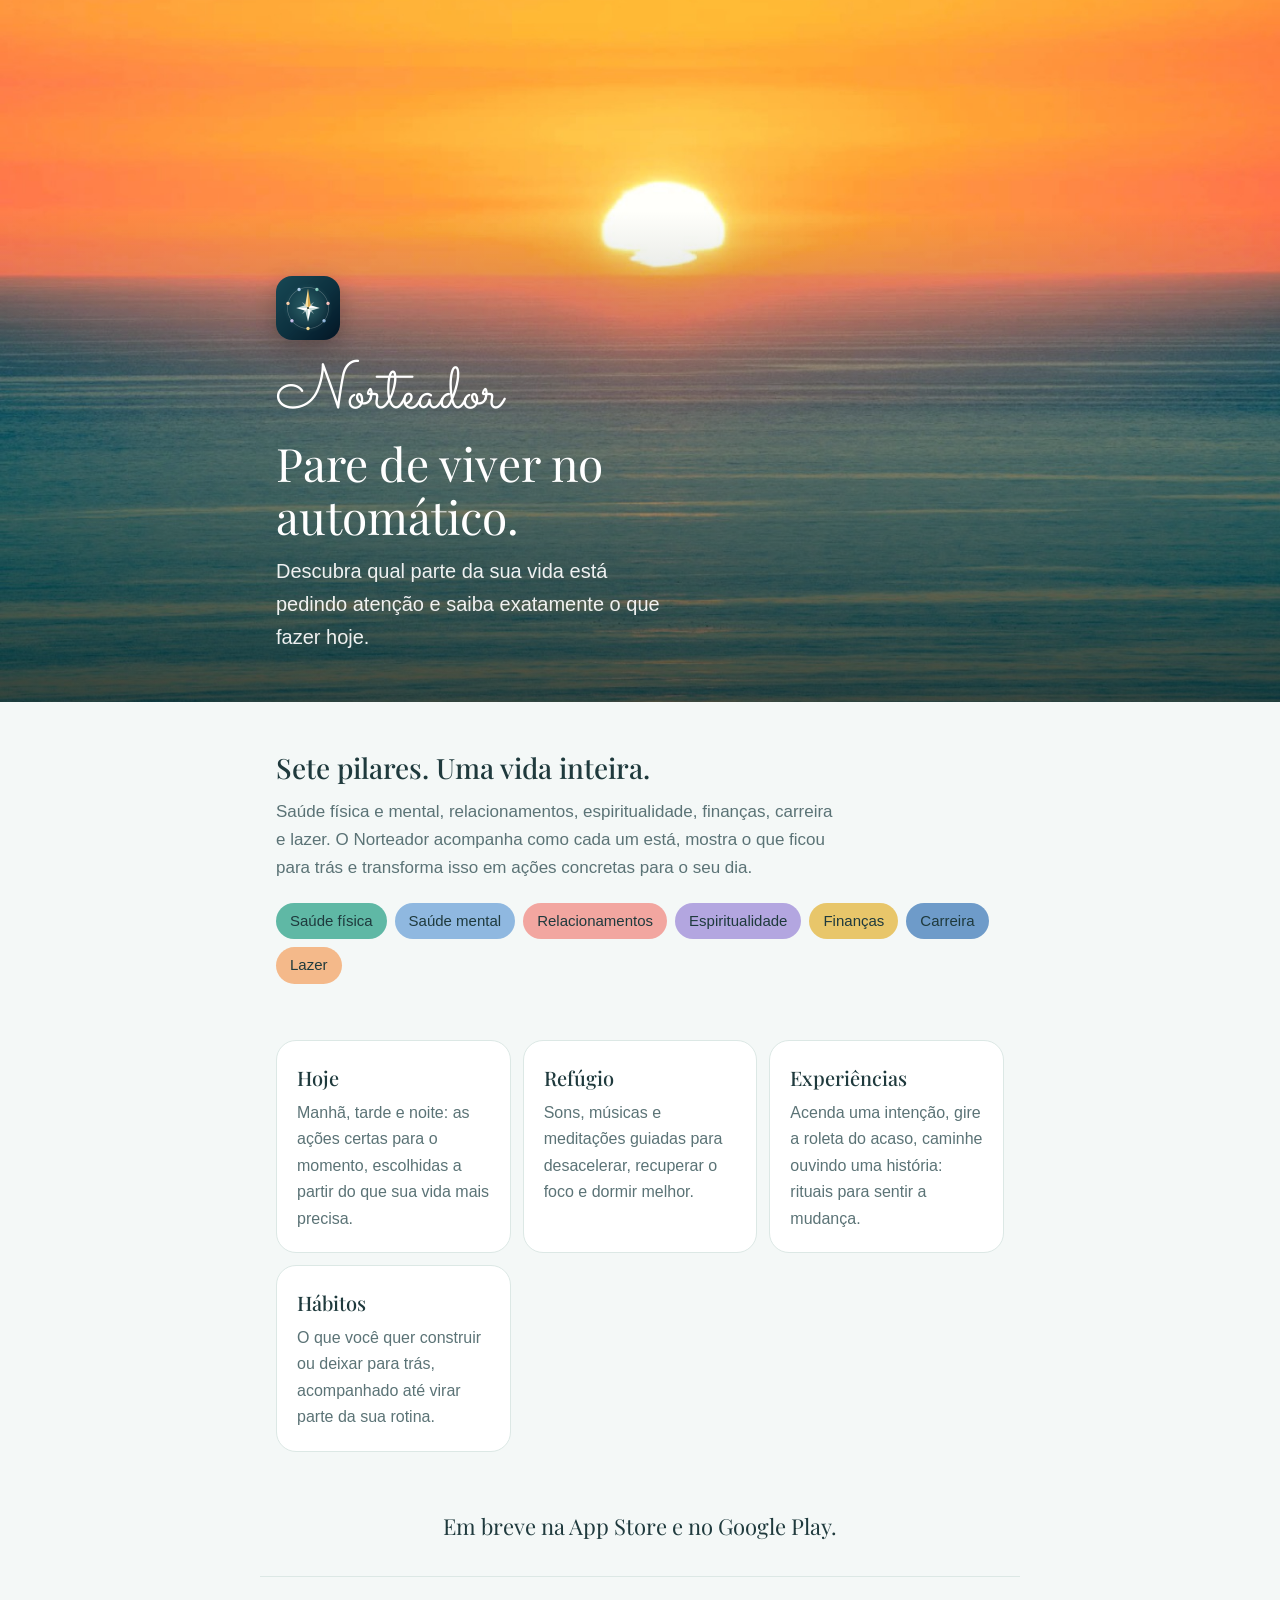
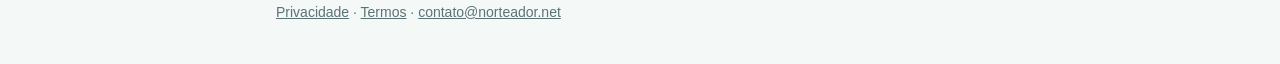
<file: index.html>
<!doctype html>
<html lang="pt-BR">
<head>
<meta charset="utf-8">
<meta name="viewport" content="width=device-width,initial-scale=1">
<title>Norteador · Pare de viver no automático</title>
<meta name="description" content="Descubra qual parte da sua vida está pedindo atenção e saiba exatamente o que fazer hoje.">
<meta property="og:title" content="Norteador · Pare de viver no automático">
<meta property="og:description" content="Descubra qual parte da sua vida está pedindo atenção e saiba exatamente o que fazer hoje.">
<meta property="og:image" content="https://norteador.net/manha.jpg">
<link rel="icon" href="icone.png">
<link rel="stylesheet" href="estilo.css">
</head>
<body>
<header class="hero">
  <div class="hero-in">
    <img src="icone.png" alt="" width="64" height="64">
    <h1 class="wordmark">Norteador</h1>
    <p class="headline">Pare de viver no automático.</p>
    <p class="sub">Descubra qual parte da sua vida está pedindo atenção e saiba exatamente o que fazer hoje.</p>
  </div>
</header>

<main>
  <section>
    <h2>Sete pilares. Uma vida inteira.</h2>
    <p class="lead">Saúde física e mental, relacionamentos, espiritualidade, finanças, carreira e lazer. O Norteador acompanha como cada um está, mostra o que ficou para trás e transforma isso em ações concretas para o seu dia.</p>
    <ul class="chips" aria-label="Os sete pilares">
      <li style="background:#5FB8A5">Saúde física</li>
      <li style="background:#8FB8E0">Saúde mental</li>
      <li style="background:#F2A6A0">Relacionamentos</li>
      <li style="background:#B3A6E0">Espiritualidade</li>
      <li style="background:#E8C66A">Finanças</li>
      <li style="background:#6E9BC9">Carreira</li>
      <li style="background:#F4B98A">Lazer</li>
    </ul>
  </section>

  <section>
    <div class="cards">
      <div class="card"><h3>Hoje</h3><p>Manhã, tarde e noite: as ações certas para o momento, escolhidas a partir do que sua vida mais precisa.</p></div>
      <div class="card"><h3>Refúgio</h3><p>Sons, músicas e meditações guiadas para desacelerar, recuperar o foco e dormir melhor.</p></div>
      <div class="card"><h3>Experiências</h3><p>Acenda uma intenção, gire a roleta do acaso, caminhe ouvindo uma história: rituais para sentir a mudança.</p></div>
      <div class="card"><h3>Hábitos</h3><p>O que você quer construir ou deixar para trás, acompanhado até virar parte da sua rotina.</p></div>
    </div>
  </section>

  <section class="soon">
    <p>Em breve na App Store e no Google Play.</p>
  </section>
</main>

<footer><a href="privacidade.html">Privacidade</a> · <a href="termos.html">Termos</a> · <a href="mailto:contato@norteador.net">contato@norteador.net</a></footer>
</body>
</html>
</file>
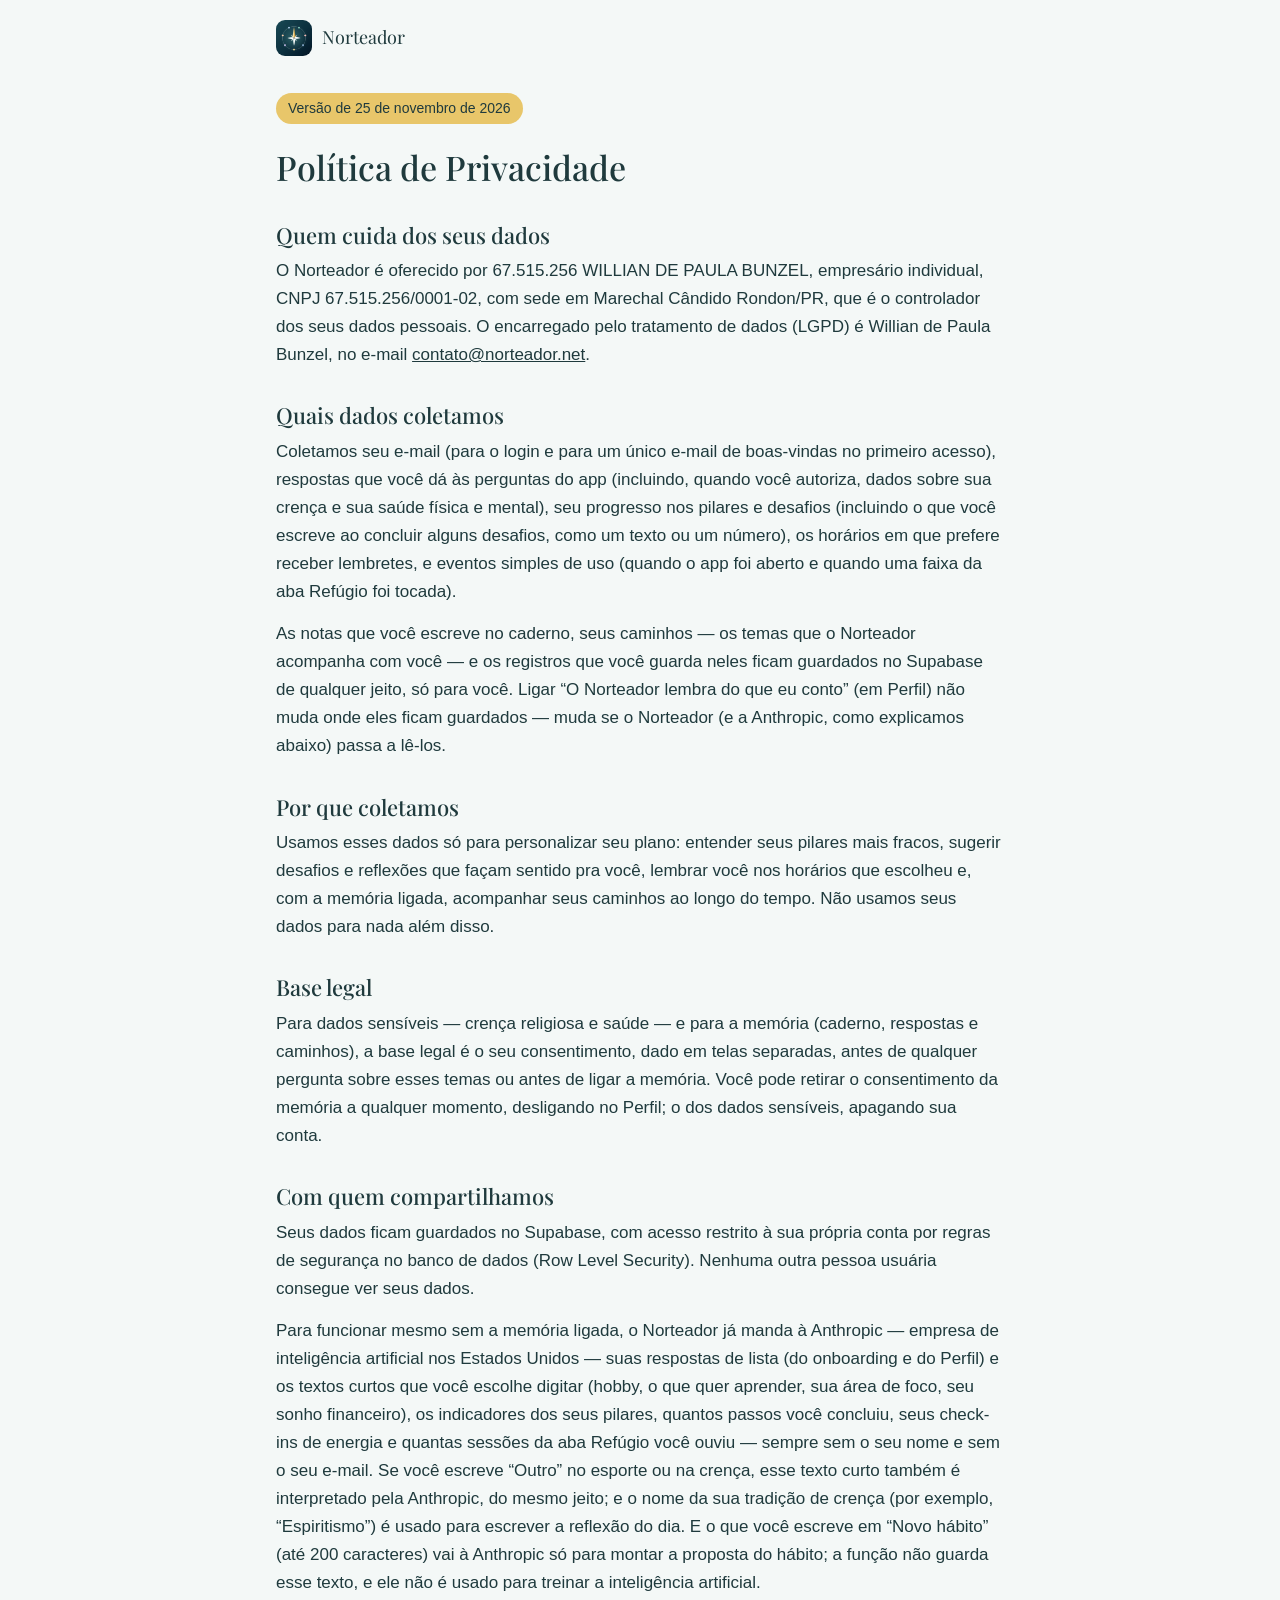
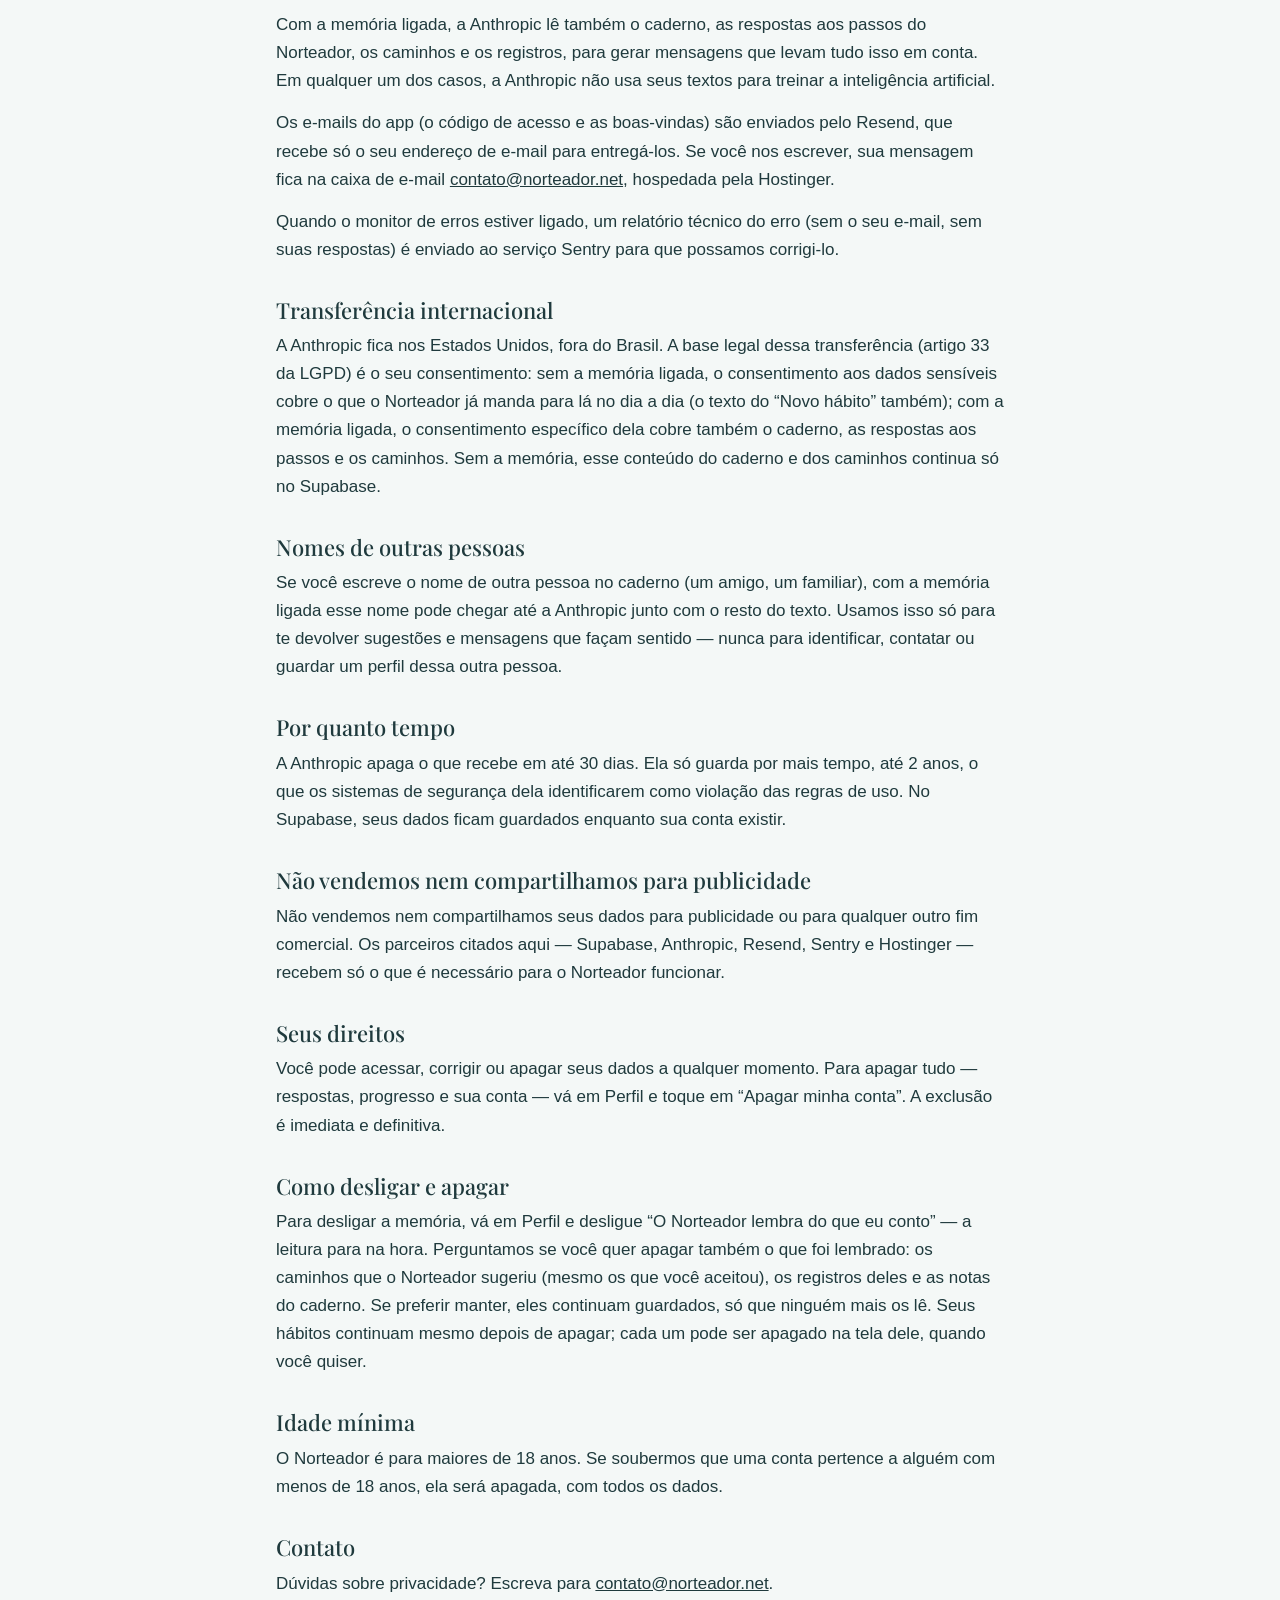
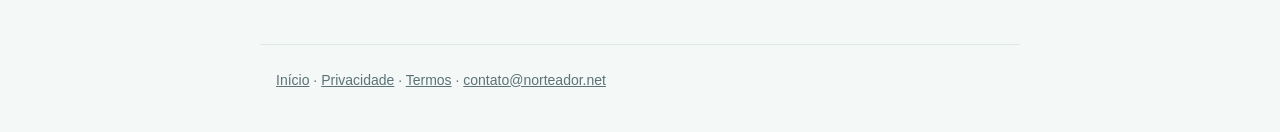
<file: privacidade.html>
<!doctype html>
<html lang="pt-BR">
<head>
<meta charset="utf-8">
<meta name="viewport" content="width=device-width,initial-scale=1">
<title>Política de Privacidade · Norteador</title>
<link rel="icon" href="icone.png">
<link rel="stylesheet" href="estilo.css">
</head>
<body>
<header class="top"><a href="./" class="brand"><img src="icone.png" alt="" width="36" height="36"><span>Norteador</span></a></header>
<main class="doc">
<p class="draft">Versão de 25 de novembro de 2026</p>
<h1>Política de Privacidade</h1>
<h2>Quem cuida dos seus dados</h2>
<p>O Norteador é oferecido por 67.515.256 WILLIAN DE PAULA BUNZEL, empresário individual, CNPJ 67.515.256/0001-02, com sede em Marechal Cândido Rondon/PR, que é o controlador dos seus dados pessoais. O encarregado pelo tratamento de dados (LGPD) é Willian de Paula Bunzel, no e-mail <a href="mailto:contato@norteador.net">contato@norteador.net</a>.</p>
<h2>Quais dados coletamos</h2>
<p>Coletamos seu e-mail (para o login e para um único e-mail de boas-vindas no primeiro acesso), respostas que você dá às perguntas do app (incluindo, quando você autoriza, dados sobre sua crença e sua saúde física e mental), seu progresso nos pilares e desafios (incluindo o que você escreve ao concluir alguns desafios, como um texto ou um número), os horários em que prefere receber lembretes, e eventos simples de uso (quando o app foi aberto e quando uma faixa da aba Refúgio foi tocada).</p>
<p>As notas que você escreve no caderno, seus caminhos — os temas que o Norteador acompanha com você — e os registros que você guarda neles ficam guardados no Supabase de qualquer jeito, só para você. Ligar “O Norteador lembra do que eu conto” (em Perfil) não muda onde eles ficam guardados — muda se o Norteador (e a Anthropic, como explicamos abaixo) passa a lê-los.</p>
<h2>Por que coletamos</h2>
<p>Usamos esses dados só para personalizar seu plano: entender seus pilares mais fracos, sugerir desafios e reflexões que façam sentido pra você, lembrar você nos horários que escolheu e, com a memória ligada, acompanhar seus caminhos ao longo do tempo. Não usamos seus dados para nada além disso.</p>
<h2>Base legal</h2>
<p>Para dados sensíveis — crença religiosa e saúde — e para a memória (caderno, respostas e caminhos), a base legal é o seu consentimento, dado em telas separadas, antes de qualquer pergunta sobre esses temas ou antes de ligar a memória. Você pode retirar o consentimento da memória a qualquer momento, desligando no Perfil; o dos dados sensíveis, apagando sua conta.</p>
<h2>Com quem compartilhamos</h2>
<p>Seus dados ficam guardados no Supabase, com acesso restrito à sua própria conta por regras de segurança no banco de dados (Row Level Security). Nenhuma outra pessoa usuária consegue ver seus dados.</p>
<p>Para funcionar mesmo sem a memória ligada, o Norteador já manda à Anthropic — empresa de inteligência artificial nos Estados Unidos — suas respostas de lista (do onboarding e do Perfil) e os textos curtos que você escolhe digitar (hobby, o que quer aprender, sua área de foco, seu sonho financeiro), os indicadores dos seus pilares, quantos passos você concluiu, seus check-ins de energia e quantas sessões da aba Refúgio você ouviu — sempre sem o seu nome e sem o seu e-mail. Se você escreve “Outro” no esporte ou na crença, esse texto curto também é interpretado pela Anthropic, do mesmo jeito; e o nome da sua tradição de crença (por exemplo, “Espiritismo”) é usado para escrever a reflexão do dia. E o que você escreve em “Novo hábito” (até 200 caracteres) vai à Anthropic só para montar a proposta do hábito; a função não guarda esse texto, e ele não é usado para treinar a inteligência artificial.</p>
<p>Com a memória ligada, a Anthropic lê também o caderno, as respostas aos passos do Norteador, os caminhos e os registros, para gerar mensagens que levam tudo isso em conta. Em qualquer um dos casos, a Anthropic não usa seus textos para treinar a inteligência artificial.</p>
<p>Os e-mails do app (o código de acesso e as boas-vindas) são enviados pelo Resend, que recebe só o seu endereço de e-mail para entregá-los. Se você nos escrever, sua mensagem fica na caixa de e-mail <a href="mailto:contato@norteador.net">contato@norteador.net</a>, hospedada pela Hostinger.</p>
<p>Quando o monitor de erros estiver ligado, um relatório técnico do erro (sem o seu e-mail, sem suas respostas) é enviado ao serviço Sentry para que possamos corrigi-lo.</p>
<h2>Transferência internacional</h2>
<p>A Anthropic fica nos Estados Unidos, fora do Brasil. A base legal dessa transferência (artigo 33 da LGPD) é o seu consentimento: sem a memória ligada, o consentimento aos dados sensíveis cobre o que o Norteador já manda para lá no dia a dia (o texto do “Novo hábito” também); com a memória ligada, o consentimento específico dela cobre também o caderno, as respostas aos passos e os caminhos. Sem a memória, esse conteúdo do caderno e dos caminhos continua só no Supabase.</p>
<h2>Nomes de outras pessoas</h2>
<p>Se você escreve o nome de outra pessoa no caderno (um amigo, um familiar), com a memória ligada esse nome pode chegar até a Anthropic junto com o resto do texto. Usamos isso só para te devolver sugestões e mensagens que façam sentido — nunca para identificar, contatar ou guardar um perfil dessa outra pessoa.</p>
<h2>Por quanto tempo</h2>
<p>A Anthropic apaga o que recebe em até 30 dias. Ela só guarda por mais tempo, até 2 anos, o que os sistemas de segurança dela identificarem como violação das regras de uso. No Supabase, seus dados ficam guardados enquanto sua conta existir.</p>
<h2>Não vendemos nem compartilhamos para publicidade</h2>
<p>Não vendemos nem compartilhamos seus dados para publicidade ou para qualquer outro fim comercial. Os parceiros citados aqui — Supabase, Anthropic, Resend, Sentry e Hostinger — recebem só o que é necessário para o Norteador funcionar.</p>
<h2>Seus direitos</h2>
<p>Você pode acessar, corrigir ou apagar seus dados a qualquer momento. Para apagar tudo — respostas, progresso e sua conta — vá em Perfil e toque em “Apagar minha conta”. A exclusão é imediata e definitiva.</p>
<h2>Como desligar e apagar</h2>
<p>Para desligar a memória, vá em Perfil e desligue “O Norteador lembra do que eu conto” — a leitura para na hora. Perguntamos se você quer apagar também o que foi lembrado: os caminhos que o Norteador sugeriu (mesmo os que você aceitou), os registros deles e as notas do caderno. Se preferir manter, eles continuam guardados, só que ninguém mais os lê. Seus hábitos continuam mesmo depois de apagar; cada um pode ser apagado na tela dele, quando você quiser.</p>
<h2>Idade mínima</h2>
<p>O Norteador é para maiores de 18 anos. Se soubermos que uma conta pertence a alguém com menos de 18 anos, ela será apagada, com todos os dados.</p>
<h2>Contato</h2>
<p>Dúvidas sobre privacidade? Escreva para <a href="mailto:contato@norteador.net">contato@norteador.net</a>.</p>
</main>
<footer><a href="./">Início</a> · <a href="privacidade.html">Privacidade</a> · <a href="termos.html">Termos</a> · <a href="mailto:contato@norteador.net">contato@norteador.net</a></footer>
</body>
</html>
</file>
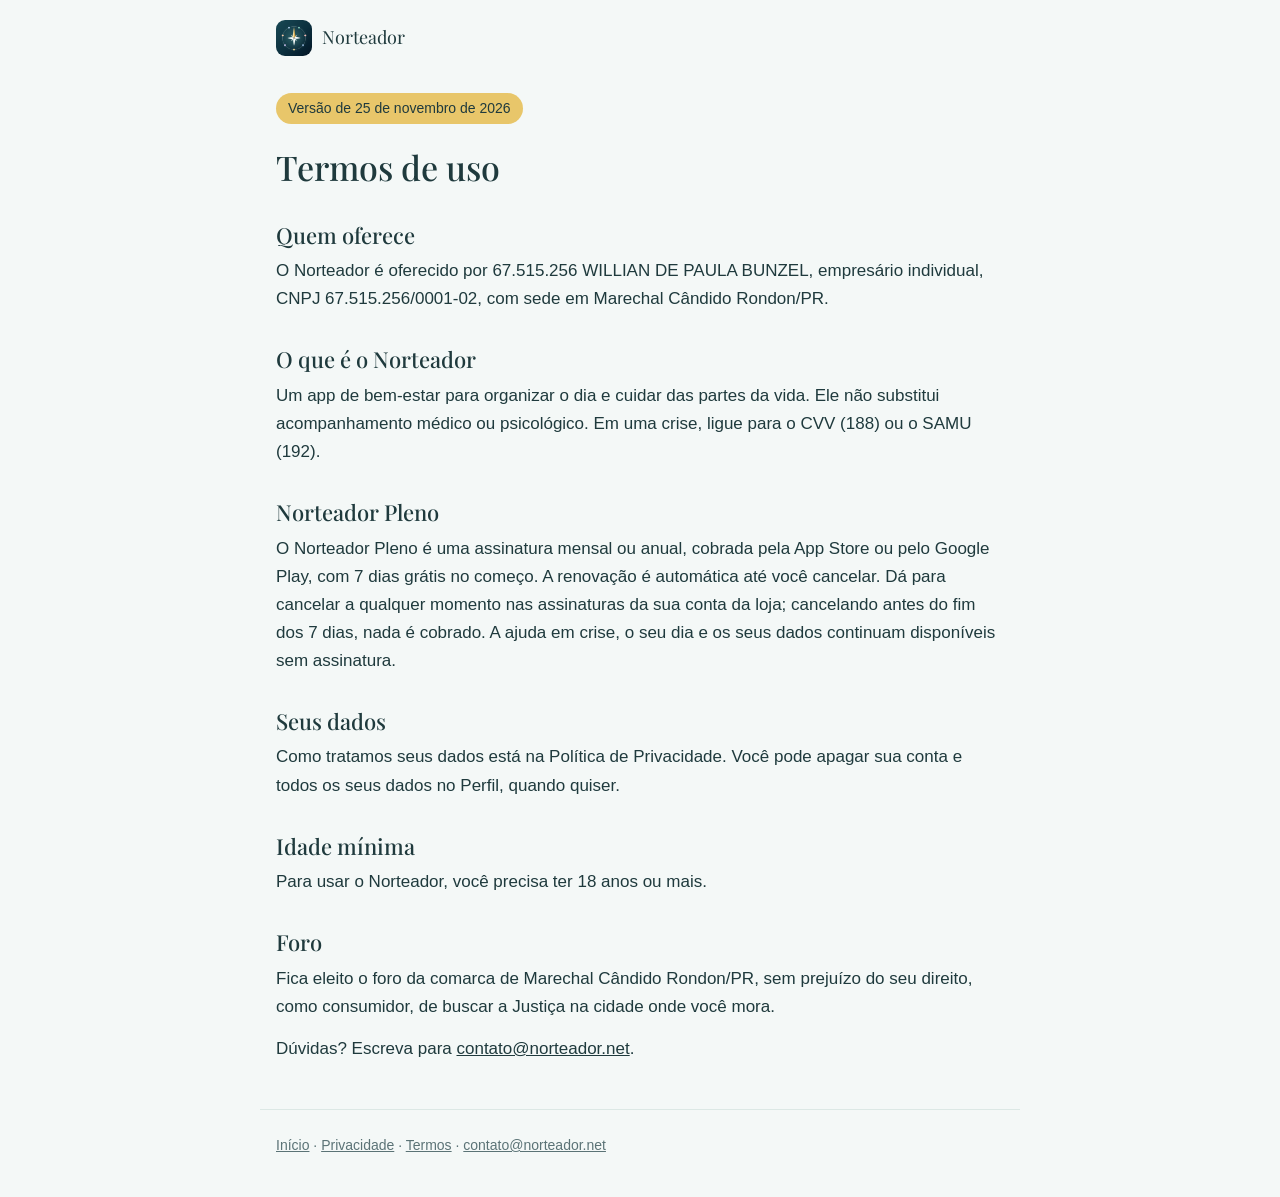
<file: termos.html>
<!doctype html>
<html lang="pt-BR">
<head>
<meta charset="utf-8">
<meta name="viewport" content="width=device-width,initial-scale=1">
<title>Termos de uso · Norteador</title>
<link rel="icon" href="icone.png">
<link rel="stylesheet" href="estilo.css">
</head>
<body>
<header class="top"><a href="./" class="brand"><img src="icone.png" alt="" width="36" height="36"><span>Norteador</span></a></header>
<main class="doc">
<p class="draft">Versão de 25 de novembro de 2026</p>
<h1>Termos de uso</h1>
<h2>Quem oferece</h2>
<p>O Norteador é oferecido por 67.515.256 WILLIAN DE PAULA BUNZEL, empresário individual, CNPJ 67.515.256/0001-02, com sede em Marechal Cândido Rondon/PR.</p>
<h2>O que é o Norteador</h2>
<p>Um app de bem-estar para organizar o dia e cuidar das partes da vida. Ele não substitui acompanhamento médico ou psicológico. Em uma crise, ligue para o CVV (188) ou o SAMU (192).</p>
<h2>Norteador Pleno</h2>
<p>O Norteador Pleno é uma assinatura mensal ou anual, cobrada pela App Store ou pelo Google Play, com 7 dias grátis no começo. A renovação é automática até você cancelar. Dá para cancelar a qualquer momento nas assinaturas da sua conta da loja; cancelando antes do fim dos 7 dias, nada é cobrado. A ajuda em crise, o seu dia e os seus dados continuam disponíveis sem assinatura.</p>
<h2>Seus dados</h2>
<p>Como tratamos seus dados está na Política de Privacidade. Você pode apagar sua conta e todos os seus dados no Perfil, quando quiser.</p>
<h2>Idade mínima</h2>
<p>Para usar o Norteador, você precisa ter 18 anos ou mais.</p>
<h2>Foro</h2>
<p>Fica eleito o foro da comarca de Marechal Cândido Rondon/PR, sem prejuízo do seu direito, como consumidor, de buscar a Justiça na cidade onde você mora.</p>
<p>Dúvidas? Escreva para <a href="mailto:contato@norteador.net">contato@norteador.net</a>.</p>
</main>
<footer><a href="./">Início</a> · <a href="privacidade.html">Privacidade</a> · <a href="termos.html">Termos</a> · <a href="mailto:contato@norteador.net">contato@norteador.net</a></footer>
</body>
</html>
</file>
<file: estilo.css>
/* norteador.net — the app's palette (src/theme.ts) and fonts (Sacramento wordmark, Playfair serif). */
@import url('https://fonts.googleapis.com/css2?family=Playfair+Display:wght@500&family=Sacramento&display=swap');

:root {
  --bg: #F4F8F7;
  --surface: #FFFFFF;
  --ink: #1F3A3D;
  --soft: #5B7376;
  --line: #DCE8E5;
  --accent: #5FB8A5;
  --serif: 'Playfair Display', Georgia, serif;
  --sans: -apple-system, 'Segoe UI', Roboto, Helvetica, Arial, sans-serif;
}
@media (prefers-color-scheme: dark) {
  :root {
    --bg: #0F1F21;
    --surface: #17292C;
    --ink: #E6F1EF;
    --soft: #9DB5B2;
    --line: #26393C;
  }
}

* { box-sizing: border-box; }
body { margin: 0; background: var(--bg); color: var(--ink); font-family: var(--sans); font-size: 17px; line-height: 1.65; }
a { color: inherit; }
img { max-width: 100%; }

.top { max-width: 760px; margin: 0 auto; padding: 20px 16px; }
.brand { display: inline-flex; align-items: center; gap: 10px; text-decoration: none; font-family: var(--serif); font-size: 18px; }
.brand img { border-radius: 9px; }

/* Landing */
.hero { position: relative; min-height: 78vh; display: flex; align-items: flex-end; color: #fff;
  background: #E9A36F url('manha.jpg') center / cover no-repeat; }
.hero::after { content: ''; position: absolute; inset: 0; background: linear-gradient(180deg, rgba(15,31,33,0) 30%, rgba(15,31,33,.72) 100%); }
.hero-in { position: relative; z-index: 1; width: 100%; max-width: 760px; margin: 0 auto; padding: 32px 16px 48px; }
.hero img { border-radius: 16px; box-shadow: 0 8px 24px rgba(0,0,0,.25); }
.wordmark { font-family: 'Sacramento', cursive; font-size: clamp(44px, 9vw, 64px); line-height: 1; margin: 14px 0 10px; font-weight: 400; }
.hero .headline { font-family: var(--serif); font-size: clamp(30px, 7vw, 46px); line-height: 1.15; margin: 0 0 12px; max-width: 18ch; }
.hero .sub { font-size: clamp(17px, 3.6vw, 20px); margin: 0; max-width: 36ch; opacity: .92; }

section { max-width: 760px; margin: 0 auto; padding: 48px 16px 8px; }
h2 { font-family: var(--serif); font-weight: 500; font-size: 28px; line-height: 1.3; margin: 0 0 12px; }
.lead { color: var(--soft); margin: 0 0 20px; max-width: 60ch; }
.chips { display: flex; flex-wrap: wrap; gap: 8px; margin: 0; padding: 0; list-style: none; }
.chips li { padding: 6px 14px; border-radius: 999px; color: #1F3A3D; font-size: 15px; }
.cards { display: grid; grid-template-columns: repeat(auto-fit, minmax(210px, 1fr)); gap: 12px; }
.card { background: var(--surface); border: 1px solid var(--line); border-radius: 20px; padding: 20px; }
.card h3 { font-family: var(--serif); font-weight: 500; font-size: 20px; margin: 0 0 6px; }
.card p { margin: 0; color: var(--soft); font-size: 16px; }
.soon { text-align: center; padding-bottom: 32px; }
.soon p { font-family: var(--serif); font-size: 22px; margin: 0; }

/* Documents */
.doc { max-width: 760px; margin: 0 auto; padding: 8px 16px 32px; }
.doc h1 { font-family: var(--serif); font-weight: 500; font-size: 34px; line-height: 1.25; margin: 8px 0 24px; }
.doc h2 { font-size: 22px; margin: 32px 0 8px; }
.doc p { margin: 0 0 14px; }
.draft { display: inline-block; margin: 8px 0 0; padding: 4px 12px; border-radius: 999px; background: #E8C66A; color: #1F3A3D; font-size: 14px; }

footer { max-width: 760px; margin: 0 auto; padding: 24px 16px 40px; border-top: 1px solid var(--line); color: var(--soft); font-size: 14px; }
</file>
